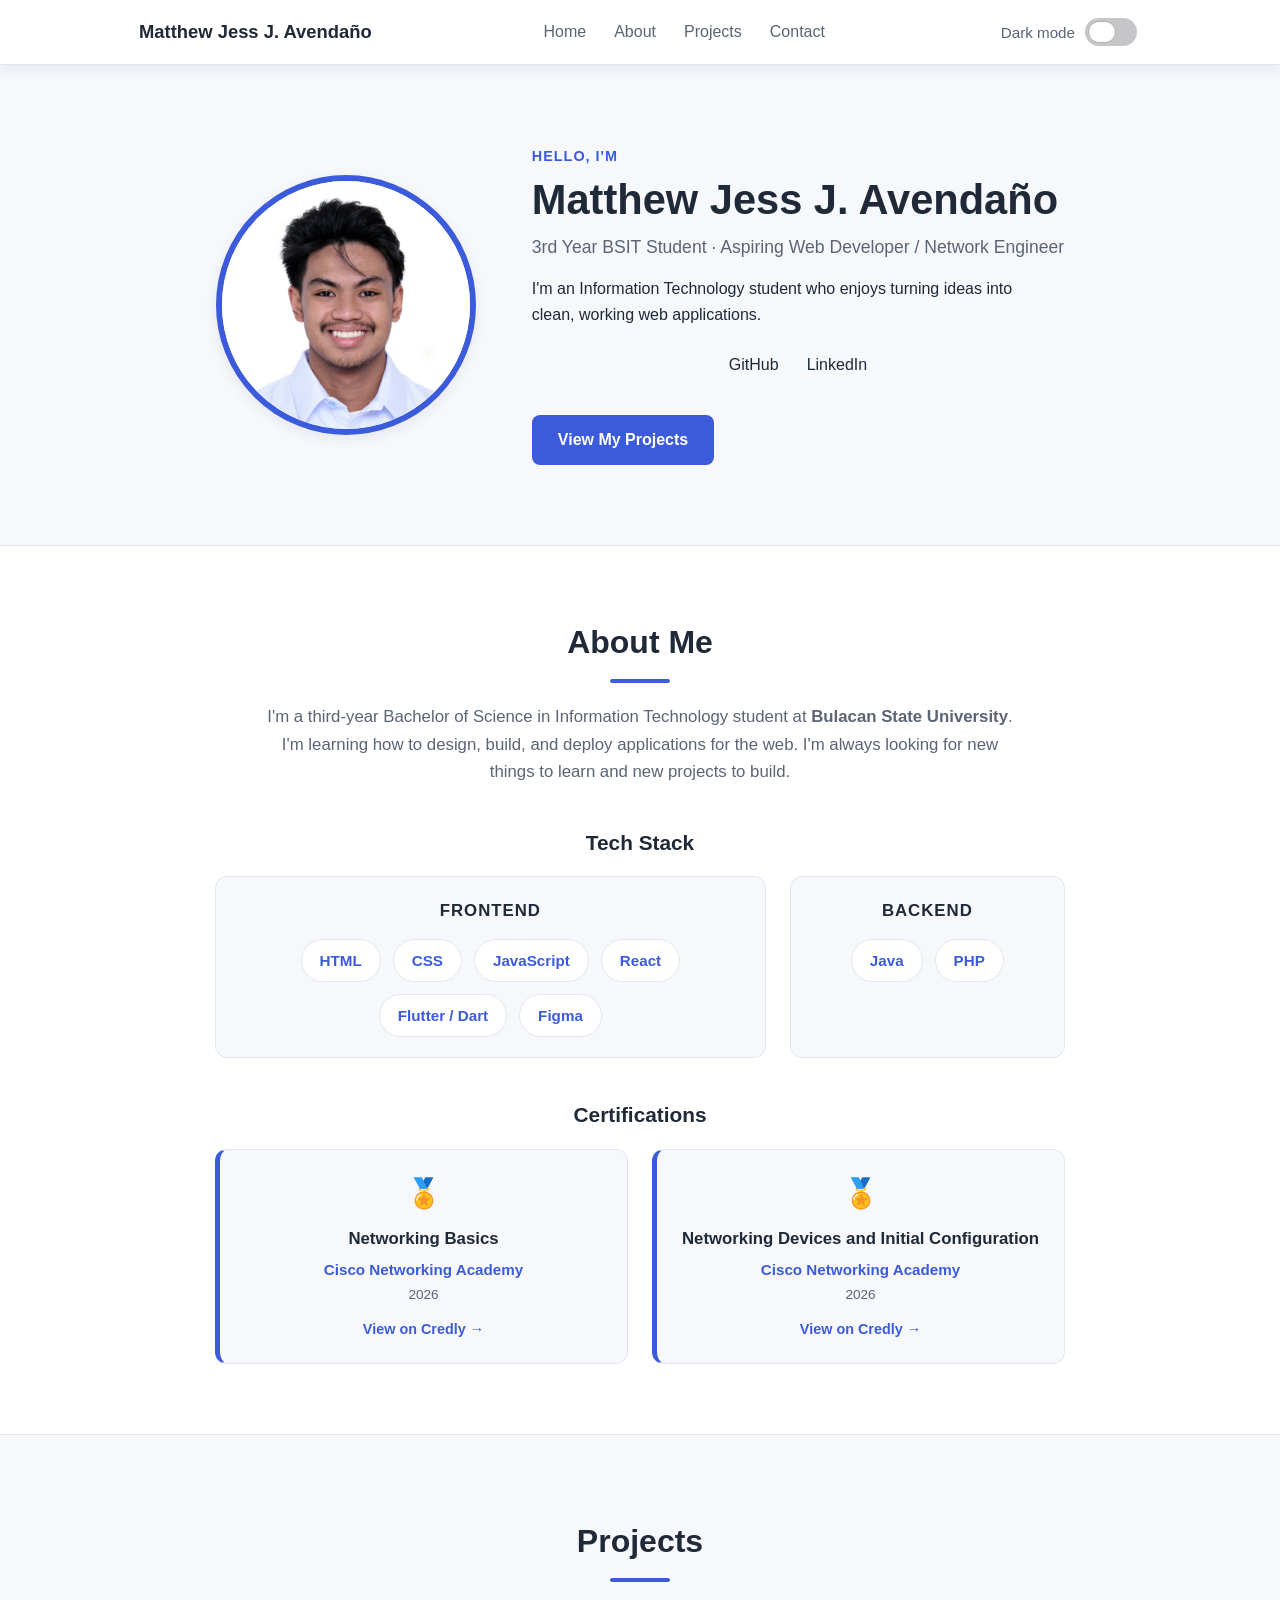
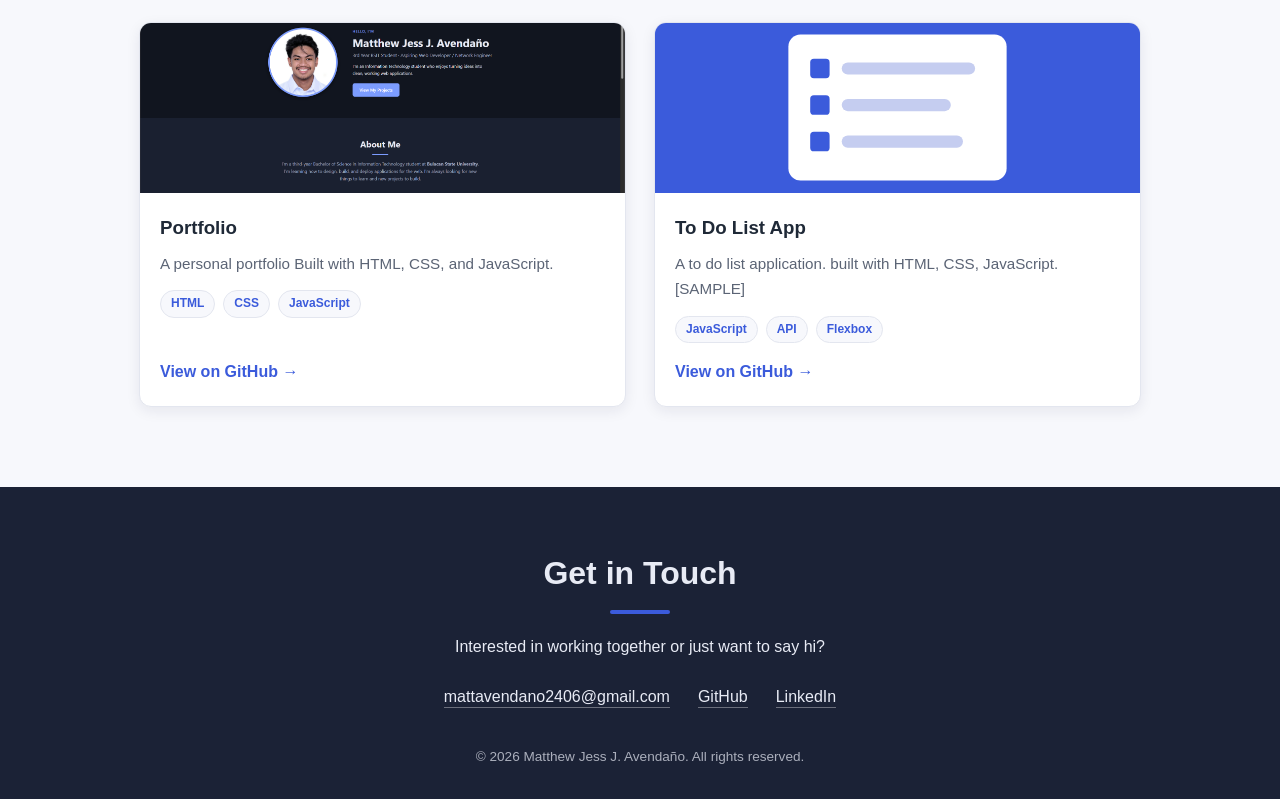
<file: index.html>
<!DOCTYPE html>
<html lang="en">
<head>
  <meta charset="UTF-8">
  <meta name="viewport" content="width=device-width, initial-scale=1.0">
  <meta name="description" content="Personal portfolio of Matthew Jess J. Avendaño, BSIT student at Bulacan State University.">
  <title>Matthew Jess J. Avendaño | Portfolio</title>
  <link rel="stylesheet" href="style.css">
</head>
<body>

  <!-- Header -->
  <header class="site-header">
    <div class="container header-inner">
      <a href="#home" class="brand">Matthew Jess J. Avendaño</a>

      <nav aria-label="Main navigation">
        <ul class="nav-links">
          <li><a href="#home">Home</a></li>
          <li><a href="#about">About</a></li>
          <li><a href="#projects">Projects</a></li>
          <li><a href="#contact">Contact</a></li>
        </ul>
      </nav>

      <!-- Dark mode toggle -->
      <button id="theme-toggle" class="theme-toggle" type="button" role="switch" aria-checked="false">
        <span class="toggle-label">Dark mode</span>
        <span class="toggle-track" aria-hidden="true"><span class="toggle-thumb"></span></span>
      </button>

    </div>
  </header>

  <main>

    <!-- About Me -->
    <section id="home" class="hero">
      <div class="container hero-inner">
        <img src="images/picture.jpg" alt="Portrait placeholder of Matthew Jess J. Avendaño" class="hero-photo" width="260" height="260">
        <div class="hero-text">
          <p class="eyebrow">Hello, I'm</p>
          <h1>Matthew Jess J. Avendaño</h1>
          <p class="tagline">3rd Year BSIT Student &middot; Aspiring Web Developer / Network Engineer</p>
          <p class="lead">
            I'm an Information Technology student who enjoys turning ideas into
            clean, working web applications.
          </p>
          <ul class="contact-list-head">
        <li><a href="https://github.com/mattavendano2406-droid" target="_blank" rel="noopener">GitHub</a></li>
        <li><a href="https://www.linkedin.com/in/matthew-avendano-b750963a3" target="_blank" rel="noopener">LinkedIn</a></li>
      </ul>
          <a href="#projects" class="btn">View My Projects</a>
        </div>
      </div>
    </section>

    <section id="about" class="about">
      <div class="container">
        <h2>About Me</h2>
        <p>
          I'm a third-year Bachelor of Science in Information Technology student at
          <strong>Bulacan State University</strong>. I'm learning how to design, build, and
          deploy applications for the web. I'm always looking
          for new things to learn and new projects to build.
        </p>

        <!-- Tech stack list -->
        <h3 class="stack-title">Tech Stack</h3>
        <div class="stack-grid">

          <div class="stack-group">
            <h4>Frontend</h4>
            <ul class="stack-list">
              <li>HTML</li>
              <li>CSS</li>
              <li>JavaScript</li>
              <li>React</li>
              <li>Flutter / Dart</li>
              <li>Figma</li>
            </ul>
          </div>

          <div class="stack-group">
            <h4>Backend</h4>
            <ul class="stack-list">
              <li>Java</li>
              <li>PHP</li>
            </ul>
          </div>

        </div>

        <!-- Certifications -->
        <h3 class="stack-title">Certifications</h3>
        <div class="cert-grid">

          <!-- Replace each href with your own Credly badge link -->
          <a class="cert-card" href="https://www.credly.com/badges/1252d026-a71e-460a-b846-08feb13da8d0/public_url" target="_blank" rel="noopener" aria-label="View Your Certificate Title on Credly (opens in a new tab)">
            <span class="cert-icon" aria-hidden="true">🏅</span>
            <h4>Networking Basics</h4>
            <p class="cert-issuer">Cisco Networking Academy</p>
            <p class="cert-date">2026</p>
            <span class="cert-cta">View on Credly &rarr;</span>
          </a>

          <a class="cert-card" href="https://www.credly.com/badges/505eea6d-bd73-4b8e-90cd-b08fb3468bbc/public_url" target="_blank" rel="noopener" aria-label="View Another Certificate Title on Credly (opens in a new tab)">
            <span class="cert-icon" aria-hidden="true">🏅</span>
            <h4>Networking Devices and Initial Configuration</h4>
            <p class="cert-issuer">Cisco Networking Academy</p>
            <p class="cert-date">2026</p>
            <span class="cert-cta">View on Credly &rarr;</span>
          </a>

        </div>
      </div>
    </section>

    <!-- Projects -->
    <section id="projects" class="projects">
      <div class="container">
        <h2>Projects</h2>
        <div class="card-grid">

          <article class="card">
            <img src="images/image.png" alt="Illustration of a to-do list application" class="card-img">
            <div class="card-body">
              <h3>Portfolio</h3>
              <p>A personal portfolio Built with HTML, CSS, and JavaScript.</p>
              <ul class="tags">
                <li>HTML</li><li>CSS</li><li>JavaScript</li>
              </ul>
              <a href="https://mattavendano2406-droid.github.io/Portfolio/" class="card-link">View on GitHub &rarr;</a>
            </div>
          </article>

          <article class="card">
            <img src="images/project1.svg" alt="Illustration of to do list application" class="card-img">
            <div class="card-body">
              <h3>To Do List App</h3>
              <p>A to do list application. built with HTML, CSS, JavaScript. [SAMPLE]</p>
              <ul class="tags">
                <li>JavaScript</li><li>API</li><li>Flexbox</li>
              </ul>
              <a href="#" class="card-link">View on GitHub &rarr;</a>
            </div>
          </article>

        </div>
      </div>
    </section>

  </main>

  <!-- Footer -->
  <footer id="contact" class="site-footer">
    <div class="container footer-inner">
      <h2>Get in Touch</h2>
      <p>Interested in working together or just want to say hi?</p>
      <ul class="contact-list">
        <li><a href="mailto:mattavenadano2406@gmail.com">mattavendano2406@gmail.com</a></li>
        <li><a href="https://github.com/mattavendano2406-droid" target="_blank" rel="noopener">GitHub</a></li>
        <li><a href="https://www.linkedin.com/in/matthew-avendano-b750963a3" target="_blank" rel="noopener">LinkedIn</a></li>
      </ul>
      <p class="copyright">&copy; 2026 Matthew Jess J. Avendaño. All rights reserved.</p>
    </div>
  </footer>

  <script src="script.js"></script>
</body>
</html>
</file>
<file: style.css>
/* Theme */
:root {
  --bg: #f7f8fc;
  --bg-alt: #ffffff;
  --text: #1f2937;
  --text-muted: #5b6475;
  --primary: #3b5bdb;
  --primary-hover: #2f4ac0;
  --border: #e3e6ef;
  --shadow: 0 4px 14px rgba(20, 30, 70, 0.08);
  --footer-bg: #1b2236;
  --footer-text: #e8ebf5;
}
 
/* Dark theme -  applied when <body> has the "dark" class */
body.dark {
  --bg: #11151f;
  --bg-alt: #1a2030;
  --text: #e8ebf5;
  --text-muted: #a3acc2;
  --primary: #7c9cff;
  --primary-hover: #9bb3ff;
  --border: #2a3247;
  --shadow: 0 4px 14px rgba(0, 0, 0, 0.4);
  --footer-bg: #0a0d15;
  --footer-text: #cfd5e6;
}

/* Base */
* {
  box-sizing: border-box;
  margin: 0;
  padding: 0;
}

html {
  scroll-behavior: smooth;
  scroll-padding-top: 70px; /* keeps headings visible below sticky header */
}

body {
  font-family: "Segoe UI", Roboto, Arial, sans-serif;
  background: var(--bg);
  color: var(--text);
  line-height: 1.65;
  transition: background 0.3s, color 0.3s;
}

img {
  max-width: 100%;
  display: block;
}

a {
  color: var(--primary);
  text-decoration: none;
}

a:hover {
  color: var(--primary-hover);
}

ul {
  list-style: none;
}

.container {
  width: 100%;
  max-width: 1050px;
  margin: 0 auto;
  padding: 0 24px;
}

h2 {
  font-size: 2rem;
  margin-bottom: 20px;
  text-align: center;
}

h2::after {
  content: "";
  display: block;
  width: 60px;
  height: 4px;
  margin: 10px auto 0;
  background: var(--primary);
  border-radius: 2px;
}

/* Header */
.site-header {
  position: sticky;
  top: 0;
  z-index: 100;
  background: var(--bg-alt);
  border-bottom: 1px solid var(--border);
  box-shadow: var(--shadow);
}

.header-inner {
  display: flex;
  align-items: center;
  justify-content: space-between;
  gap: 16px;
  min-height: 64px;
}

.brand {
  font-weight: 700;
  font-size: 1.15rem;
  color: var(--text);
}

.nav-links {
  display: flex;
  gap: 24px;
}

.nav-links a {
  color: var(--text-muted);
  font-weight: 500;
  padding: 6px 2px;
  border-bottom: 2px solid transparent;
  transition: color 0.2s, border-color 0.2s;
}

.nav-links a:hover {
  color: var(--primary);
  border-bottom-color: var(--primary);
}

/* Dark mode switch */
.theme-toggle {
  display: flex;
  align-items: center;
  gap: 10px;
  background: none;
  border: none;
  padding: 4px;
  font-family: inherit;
  font-size: 0.95rem;
  font-weight: 500;
  color: var(--text-muted);
  cursor: pointer;
}
 
.theme-toggle:hover {
  color: var(--text);
}
 
.theme-toggle:focus-visible {
  outline: 3px solid var(--primary);
  outline-offset: 3px;
  border-radius: 8px;
}
 
.toggle-track {
  position: relative;
  flex-shrink: 0;
  width: 52px;
  height: 28px;
  border-radius: 999px;
  background: #c6c6c8; /* light grey track (off) */
  transition: background 0.3s;
}
 
.toggle-thumb {
  position: absolute;
  top: 3px;
  left: 3px;
  width: 28px;
  height: 22px;
  border-radius: 999px; 
  background: #fff;
  border: 1px solid #b0b0b4;
  transition: transform 0.3s;
}
 
/* "On" state (dark mode active)*/
body.dark .toggle-track {
  background: var(--primary);
}
 
body.dark .toggle-thumb {
  transform: translateX(21px);
}

/* hero section */
.hero {
  padding: 80px 0;
}

.hero-inner {
  display: flex;
  align-items: center;
  justify-content: center;
  gap: 56px;
}

.hero-photo {
  width: 260px;
  height: 260px;
  border-radius: 50%;
  object-fit: cover;
  border: 6px solid var(--primary);
  box-shadow: var(--shadow);
  flex-shrink: 0;
}

.eyebrow {
  color: var(--primary);
  font-weight: 600;
  text-transform: uppercase;
  letter-spacing: 1px;
  font-size: 0.9rem;
}

.hero h1 {
  font-size: 2.6rem;
  line-height: 1.2;
  margin: 6px 0 8px;
}

.tagline {
  color: var(--text-muted);
  font-size: 1.1rem;
  margin-bottom: 14px;
}

.lead {
  max-width: 520px;
  margin-bottom: 24px;
}

.btn {
  display: inline-block;
  background: var(--primary);
  color: #fff;
  padding: 12px 26px;
  border-radius: 8px;
  font-weight: 600;
  transition: background 0.2s, transform 0.2s;
}

.btn:hover {
  background: var(--primary-hover);
  color: #fff;
  transform: translateY(-2px);
}

/* About */
.about {
  background: var(--bg-alt);
  padding: 70px 0;
  border-top: 1px solid var(--border);
  border-bottom: 1px solid var(--border);
}

.about p {
  max-width: 750px;
  margin: 0 auto;
  text-align: center;
  color: var(--text-muted);
  font-size: 1.05rem;
}

/* techstack*/

.stack-title {
  text-align: center;
  margin: 40px 0 16px;
  font-size: 1.3rem;
}


.stack-grid {
  display: grid;
  grid-template-columns: 2fr 1fr;
  gap: 24px;
  max-width: 850px;
  margin: 0 auto;
}

.stack-group {
  background: var(--bg);
  border: 1px solid var(--border);
  border-radius: 12px;
  padding: 20px;
  text-align: center;
}

.stack-group h4 {
  margin-bottom: 14px;
  font-size: 1.05rem;
  text-transform: uppercase;
  letter-spacing: 1px;
}

.stack-list {
  display: flex;
  flex-wrap: wrap;
  justify-content: center;
  gap: 12px;
}

.stack-list li {
  padding: 8px 18px;
  border-radius: 999px;
  background: var(--bg-alt);
  border: 1px solid var(--border);
  color: var(--primary);
  font-weight: 600;
  font-size: 0.95rem;
  transition: transform 0.2s, background 0.2s, color 0.2s;
}

.stack-list li:hover {
  transform: translateY(-3px);
  background: var(--primary);
  color: #fff;
}

/* certification*/
.cert-grid {
  display: grid;
  grid-template-columns: repeat(2, 1fr);
  gap: 24px;
  max-width: 850px;
  margin: 0 auto;
}

.cert-card {
  background: var(--bg);
  border: 1px solid var(--border);
  border-left: 5px solid var(--primary);
  border-radius: 12px;
  padding: 20px;
  text-align: center;
  transition: transform 0.2s, box-shadow 0.2s;
  
  display: block;
  color: var(--text);
  text-decoration: none;
}

.cert-card:hover,
.cert-card:focus-visible {
  transform: translateY(-4px);
  box-shadow: var(--shadow);
  color: var(--text);
}

.cert-card:focus-visible {
  outline: 3px solid var(--primary);
  outline-offset: 3px;
}

.cert-cta {
  display: inline-block;
  margin-top: 12px;
  color: var(--primary);
  font-weight: 600;
  font-size: 0.9rem;
}

.cert-card:hover .cert-cta {
  text-decoration: underline;
}

.cert-icon {
  font-size: 1.8rem;
}

.cert-card h4 {
  margin: 8px 0 4px;
  font-size: 1.05rem;
}

.cert-card .cert-issuer {
  margin: 0;
  color: var(--primary);
  font-weight: 600;
  font-size: 0.95rem;
}

.cert-card .cert-date {
  margin: 2px 0 0;
  color: var(--text-muted);
  font-size: 0.85rem;
}

/* Project */
.projects {
  padding: 80px 0;
}

.card-grid {
  display: grid;
  grid-template-columns: repeat(2, 1fr);
  gap: 28px;
  margin-top: 40px;
}

.card {
  background: var(--bg-alt);
  border: 1px solid var(--border);
  border-radius: 12px;
  overflow: hidden;
  box-shadow: var(--shadow);
  display: flex;
  flex-direction: column;
  transition: transform 0.25s;
}

.card:hover {
  transform: translateY(-6px);
}

.card-img {
  width: 100%;
  height: 170px;
  object-fit: cover;
}

.card-body {
  padding: 20px;
  display: flex;
  flex-direction: column;
  flex: 1;
}

.card-body h3 {
  margin-bottom: 8px;
}

.card-body p {
  color: var(--text-muted);
  font-size: 0.95rem;
  margin-bottom: 14px;
}

.tags {
  display: flex;
  flex-wrap: wrap;
  gap: 8px;
  margin-bottom: 16px;
}

.tags li {
  font-size: 0.75rem;
  font-weight: 600;
  padding: 3px 10px;
  border-radius: 999px;
  background: var(--bg);
  border: 1px solid var(--border);
  color: var(--primary);
}

.card-link {
  margin-top: auto; 
  font-weight: 600;
}

/* Footer */
.site-footer {
  background: var(--footer-bg);
  color: var(--footer-text);
  padding: 60px 0 30px;
  text-align: center;
}

.site-footer h2 {
  color: var(--footer-text);
}

.contact-list {
  display: flex;
  flex-wrap: wrap;
  justify-content: center;
  gap: 14px 28px;
  margin: 24px 0 36px;
}

.contact-list a {
  color: var(--hero-text);
  border-bottom: 1px solid rgba(255, 255, 255, 0.35);
  padding-bottom: 2px;
}

.contact-list a:hover {
  color: #9bb3ff;
  border-bottom-color: #9bb3ff;
}

.contact-list-head {
  display: flex;
  flex-wrap: wrap;
  justify-content: center;
  gap: 14px 28px;
  margin: 24px 0 36px;
}

.contact-list-head a {
  color: var(--hero-text);
  border-bottom: 1px solid rgba(255, 255, 255, 0.35);
  padding-bottom: 2px;
}

.contact-list-head a:hover {
  color: #9bb3ff;
  border-bottom-color: #9bb3ff;
}

.copyright {
  font-size: 0.85rem;
  opacity: 0.7;
}

/* 
   Responsive styles
   */

/* Tablets */
@media (max-width: 900px) {
  .card-grid {
    grid-template-columns: repeat(2, 1fr);
  }

  .stack-grid,
  .cert-grid {
    grid-template-columns: 1fr; /* groups stack vertically */
  }
}

/* Phones */
@media (max-width: 640px) {
  .header-inner {
    flex-wrap: wrap;
    justify-content: center;
    padding-top: 10px;
    padding-bottom: 10px;
  }

  .nav-links {
    gap: 14px;
    font-size: 0.95rem;
  }

  .hero {
    padding: 50px 0;
  }

  .hero-inner {
    flex-direction: column;
    text-align: center;
    gap: 28px;
  }

  .hero-photo {
    width: 200px;
    height: 200px;
  }

  .hero h1 {
    font-size: 2rem;
  }

  .card-grid {
    grid-template-columns: 1fr;
  }

  h2 {
    font-size: 1.7rem;
  }
}
</file>
